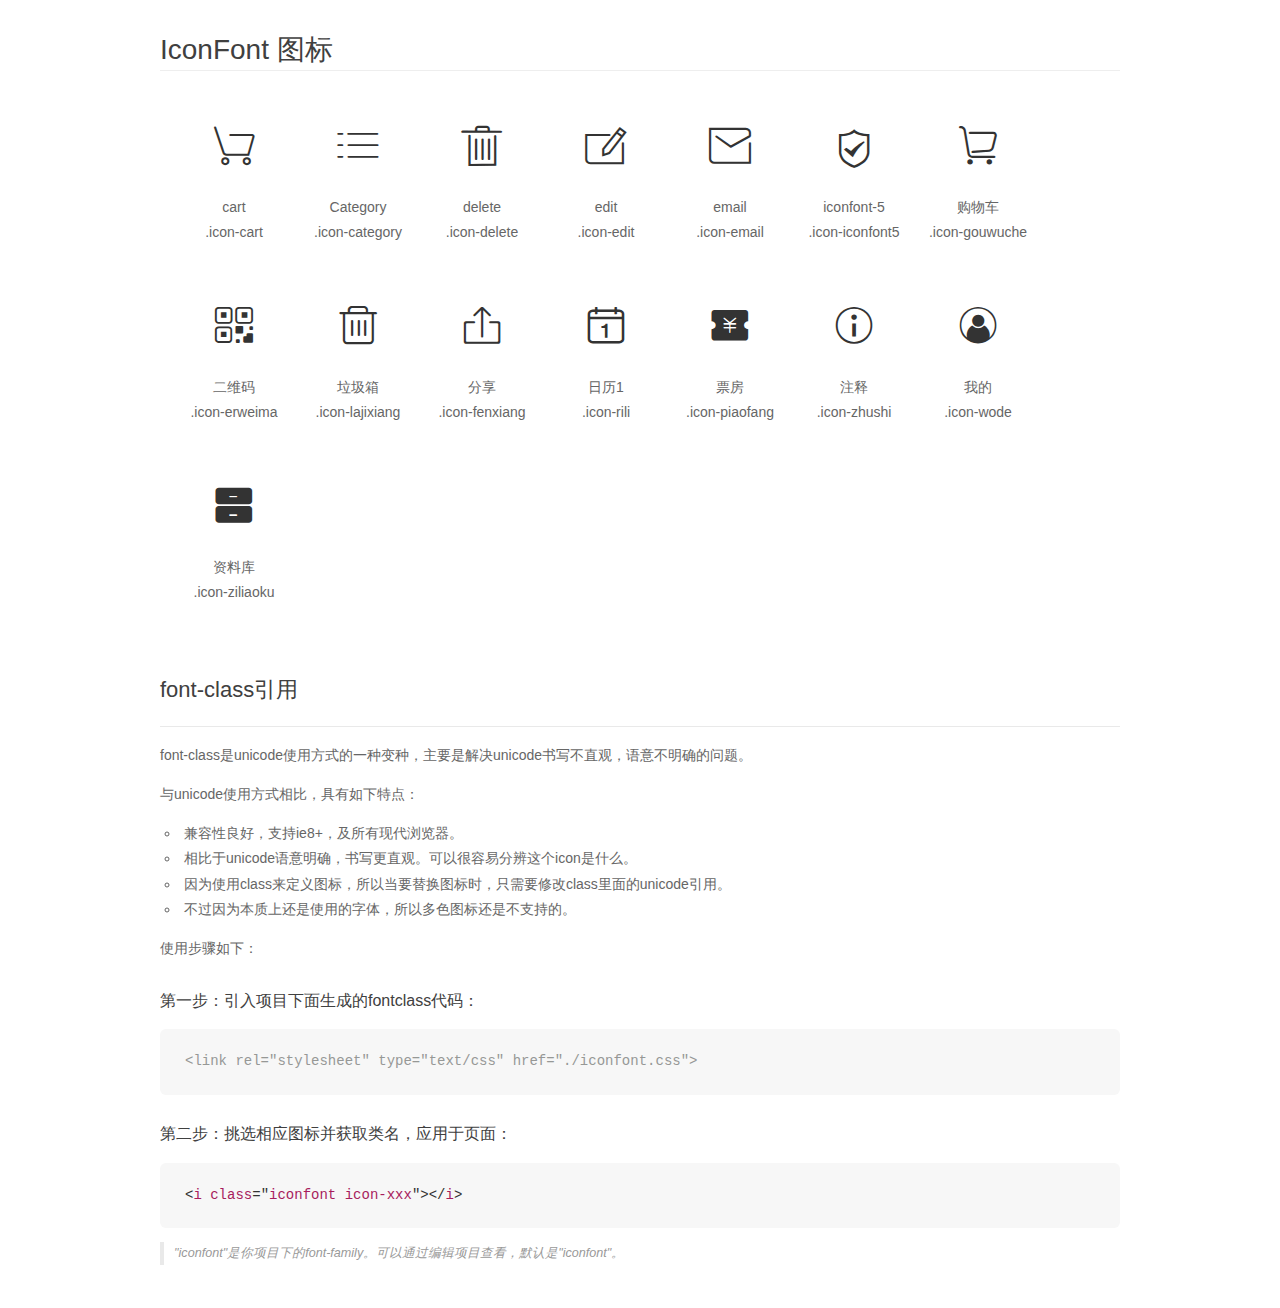
<file: gm/font/demo_fontclass.html>
<!DOCTYPE html>
<html>
<head>
    <meta charset="utf-8"/>
    <title>IconFont</title>
    <link rel="stylesheet" href="demo.css">
    <link rel="stylesheet" href="iconfont.css">
</head>
<body>
    <div class="main markdown">
        <h1>IconFont 图标</h1>
        <ul class="icon_lists clear">
            
                <li>
                <i class="icon iconfont icon-cart"></i>
                    <div class="name">cart</div>
                    <div class="fontclass">.icon-cart</div>
                </li>
            
                <li>
                <i class="icon iconfont icon-category"></i>
                    <div class="name">Category</div>
                    <div class="fontclass">.icon-category</div>
                </li>
            
                <li>
                <i class="icon iconfont icon-delete"></i>
                    <div class="name">delete</div>
                    <div class="fontclass">.icon-delete</div>
                </li>
            
                <li>
                <i class="icon iconfont icon-edit"></i>
                    <div class="name">edit</div>
                    <div class="fontclass">.icon-edit</div>
                </li>
            
                <li>
                <i class="icon iconfont icon-email"></i>
                    <div class="name">email</div>
                    <div class="fontclass">.icon-email</div>
                </li>
            
                <li>
                <i class="icon iconfont icon-iconfont5"></i>
                    <div class="name">iconfont-5</div>
                    <div class="fontclass">.icon-iconfont5</div>
                </li>
            
                <li>
                <i class="icon iconfont icon-gouwuche"></i>
                    <div class="name">购物车</div>
                    <div class="fontclass">.icon-gouwuche</div>
                </li>
            
                <li>
                <i class="icon iconfont icon-erweima"></i>
                    <div class="name">二维码</div>
                    <div class="fontclass">.icon-erweima</div>
                </li>
            
                <li>
                <i class="icon iconfont icon-lajixiang"></i>
                    <div class="name">垃圾箱</div>
                    <div class="fontclass">.icon-lajixiang</div>
                </li>
            
                <li>
                <i class="icon iconfont icon-fenxiang"></i>
                    <div class="name">分享</div>
                    <div class="fontclass">.icon-fenxiang</div>
                </li>
            
                <li>
                <i class="icon iconfont icon-rili"></i>
                    <div class="name">日历1</div>
                    <div class="fontclass">.icon-rili</div>
                </li>
            
                <li>
                <i class="icon iconfont icon-piaofang"></i>
                    <div class="name">票房</div>
                    <div class="fontclass">.icon-piaofang</div>
                </li>
            
                <li>
                <i class="icon iconfont icon-zhushi"></i>
                    <div class="name">注释</div>
                    <div class="fontclass">.icon-zhushi</div>
                </li>
            
                <li>
                <i class="icon iconfont icon-wode"></i>
                    <div class="name">我的</div>
                    <div class="fontclass">.icon-wode</div>
                </li>
            
                <li>
                <i class="icon iconfont icon-ziliaoku"></i>
                    <div class="name">资料库</div>
                    <div class="fontclass">.icon-ziliaoku</div>
                </li>
            
        </ul>

        <h2 id="font-class-">font-class引用</h2>
        <hr>

        <p>font-class是unicode使用方式的一种变种，主要是解决unicode书写不直观，语意不明确的问题。</p>
        <p>与unicode使用方式相比，具有如下特点：</p>
        <ul>
        <li>兼容性良好，支持ie8+，及所有现代浏览器。</li>
        <li>相比于unicode语意明确，书写更直观。可以很容易分辨这个icon是什么。</li>
        <li>因为使用class来定义图标，所以当要替换图标时，只需要修改class里面的unicode引用。</li>
        <li>不过因为本质上还是使用的字体，所以多色图标还是不支持的。</li>
        </ul>
        <p>使用步骤如下：</p>
        <h3 id="-fontclass-">第一步：引入项目下面生成的fontclass代码：</h3>

        <pre><code class="lang-js hljs javascript"><span class="hljs-comment">&lt;link rel="stylesheet" type="text/css" href="./iconfont.css"&gt;</span></code></pre>
        <h3 id="-">第二步：挑选相应图标并获取类名，应用于页面：</h3>
        <pre><code class="lang-css hljs">&lt;<span class="hljs-selector-tag">i</span> <span class="hljs-selector-tag">class</span>="<span class="hljs-selector-tag">iconfont</span> <span class="hljs-selector-tag">icon-xxx</span>"&gt;&lt;/<span class="hljs-selector-tag">i</span>&gt;</code></pre>
        <blockquote>
        <p>"iconfont"是你项目下的font-family。可以通过编辑项目查看，默认是"iconfont"。</p>
        </blockquote>
    </div>
</body>
</html>
</file>
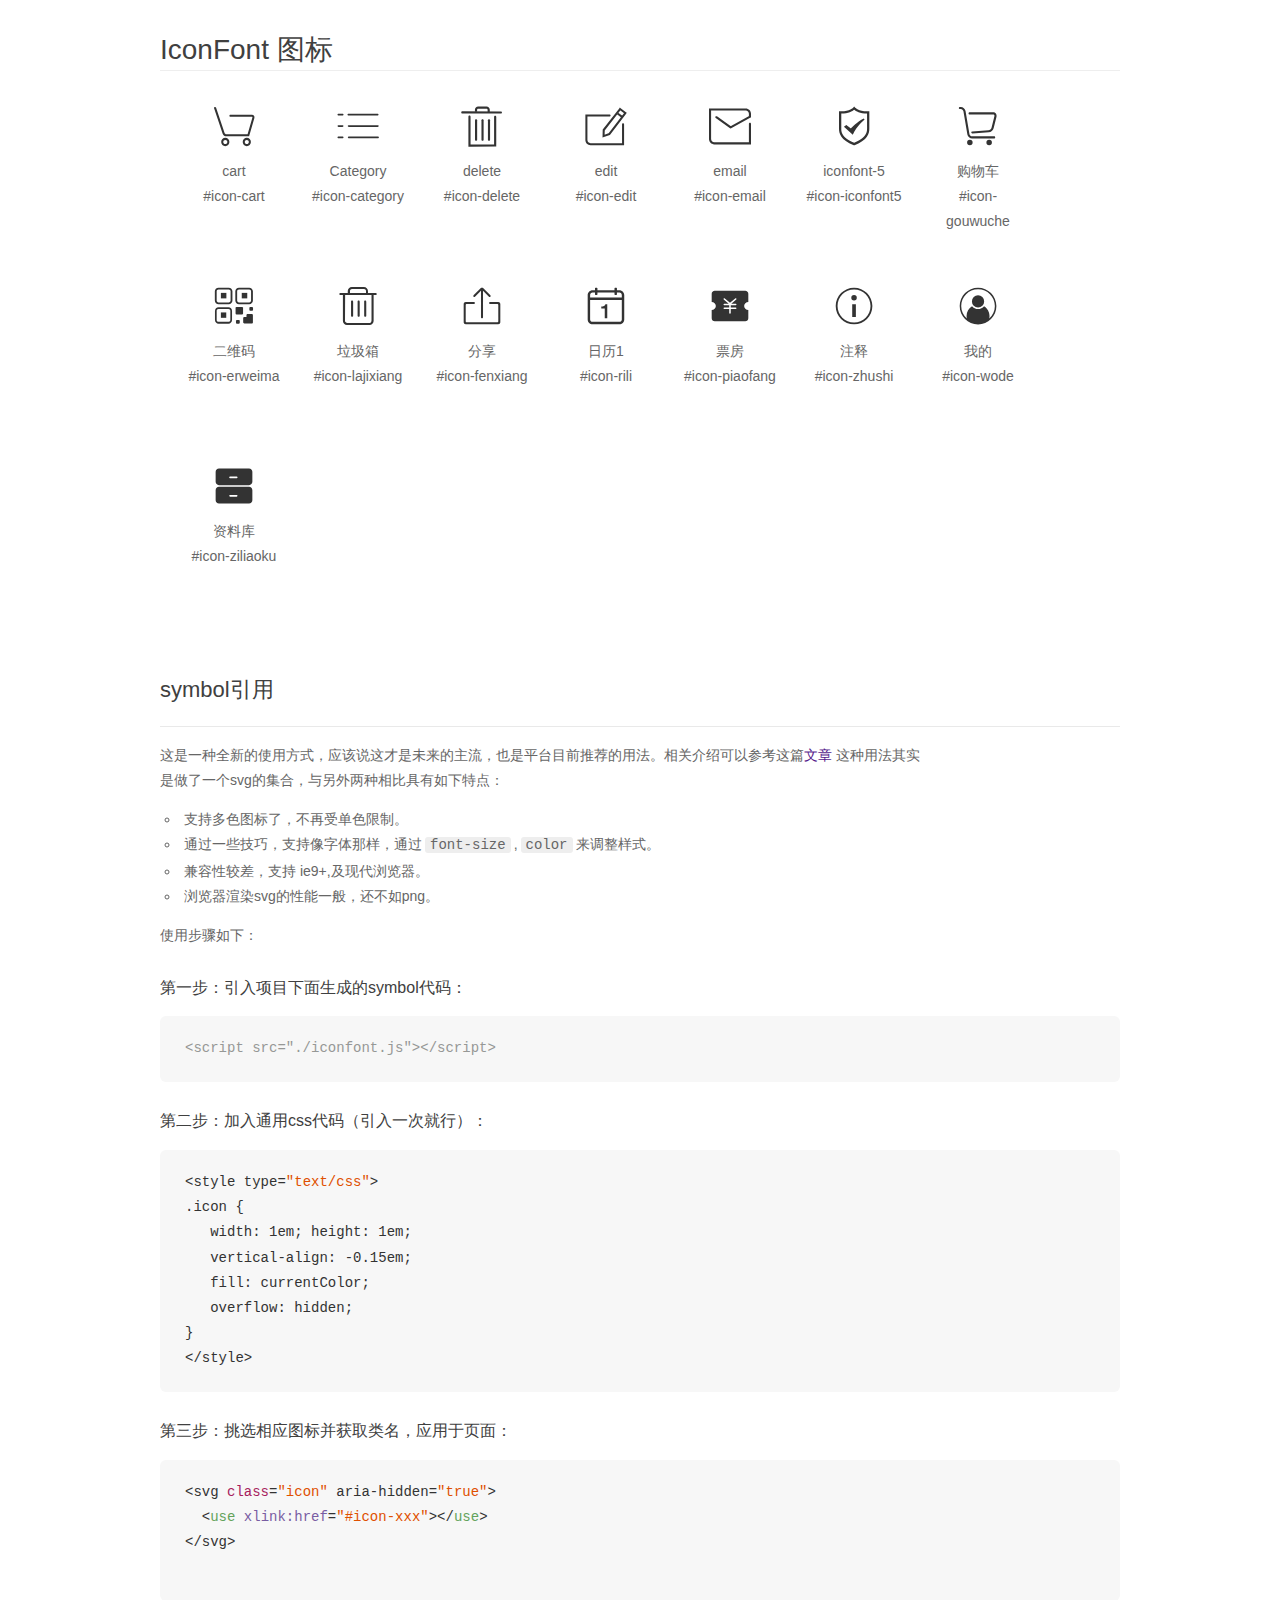
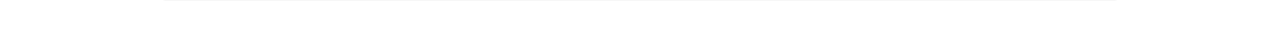
<file: gm/font/demo_symbol.html>
<!DOCTYPE html>
<html>
<head>
    <meta charset="utf-8"/>
    <title>IconFont</title>
    <link rel="stylesheet" href="demo.css">
    <script src="iconfont.js"></script>

    <style type="text/css">
        .icon {
          /* 通过设置 font-size 来改变图标大小 */
          width: 1em; height: 1em;
          /* 图标和文字相邻时，垂直对齐 */
          vertical-align: -0.15em;
          /* 通过设置 color 来改变 SVG 的颜色/fill */
          fill: currentColor;
          /* path 和 stroke 溢出 viewBox 部分在 IE 下会显示
             normalize.css 中也包含这行 */
          overflow: hidden;
        }

    </style>
</head>
<body>
    <div class="main markdown">
        <h1>IconFont 图标</h1>
        <ul class="icon_lists clear">
            
                <li>
                    <svg class="icon" aria-hidden="true">
                        <use xlink:href="#icon-cart"></use>
                    </svg>
                    <div class="name">cart</div>
                    <div class="fontclass">#icon-cart</div>
                </li>
            
                <li>
                    <svg class="icon" aria-hidden="true">
                        <use xlink:href="#icon-category"></use>
                    </svg>
                    <div class="name">Category</div>
                    <div class="fontclass">#icon-category</div>
                </li>
            
                <li>
                    <svg class="icon" aria-hidden="true">
                        <use xlink:href="#icon-delete"></use>
                    </svg>
                    <div class="name">delete</div>
                    <div class="fontclass">#icon-delete</div>
                </li>
            
                <li>
                    <svg class="icon" aria-hidden="true">
                        <use xlink:href="#icon-edit"></use>
                    </svg>
                    <div class="name">edit</div>
                    <div class="fontclass">#icon-edit</div>
                </li>
            
                <li>
                    <svg class="icon" aria-hidden="true">
                        <use xlink:href="#icon-email"></use>
                    </svg>
                    <div class="name">email</div>
                    <div class="fontclass">#icon-email</div>
                </li>
            
                <li>
                    <svg class="icon" aria-hidden="true">
                        <use xlink:href="#icon-iconfont5"></use>
                    </svg>
                    <div class="name">iconfont-5</div>
                    <div class="fontclass">#icon-iconfont5</div>
                </li>
            
                <li>
                    <svg class="icon" aria-hidden="true">
                        <use xlink:href="#icon-gouwuche"></use>
                    </svg>
                    <div class="name">购物车</div>
                    <div class="fontclass">#icon-gouwuche</div>
                </li>
            
                <li>
                    <svg class="icon" aria-hidden="true">
                        <use xlink:href="#icon-erweima"></use>
                    </svg>
                    <div class="name">二维码</div>
                    <div class="fontclass">#icon-erweima</div>
                </li>
            
                <li>
                    <svg class="icon" aria-hidden="true">
                        <use xlink:href="#icon-lajixiang"></use>
                    </svg>
                    <div class="name">垃圾箱</div>
                    <div class="fontclass">#icon-lajixiang</div>
                </li>
            
                <li>
                    <svg class="icon" aria-hidden="true">
                        <use xlink:href="#icon-fenxiang"></use>
                    </svg>
                    <div class="name">分享</div>
                    <div class="fontclass">#icon-fenxiang</div>
                </li>
            
                <li>
                    <svg class="icon" aria-hidden="true">
                        <use xlink:href="#icon-rili"></use>
                    </svg>
                    <div class="name">日历1</div>
                    <div class="fontclass">#icon-rili</div>
                </li>
            
                <li>
                    <svg class="icon" aria-hidden="true">
                        <use xlink:href="#icon-piaofang"></use>
                    </svg>
                    <div class="name">票房</div>
                    <div class="fontclass">#icon-piaofang</div>
                </li>
            
                <li>
                    <svg class="icon" aria-hidden="true">
                        <use xlink:href="#icon-zhushi"></use>
                    </svg>
                    <div class="name">注释</div>
                    <div class="fontclass">#icon-zhushi</div>
                </li>
            
                <li>
                    <svg class="icon" aria-hidden="true">
                        <use xlink:href="#icon-wode"></use>
                    </svg>
                    <div class="name">我的</div>
                    <div class="fontclass">#icon-wode</div>
                </li>
            
                <li>
                    <svg class="icon" aria-hidden="true">
                        <use xlink:href="#icon-ziliaoku"></use>
                    </svg>
                    <div class="name">资料库</div>
                    <div class="fontclass">#icon-ziliaoku</div>
                </li>
            
        </ul>


        <h2 id="symbol-">symbol引用</h2>
        <hr>

        <p>这是一种全新的使用方式，应该说这才是未来的主流，也是平台目前推荐的用法。相关介绍可以参考这篇<a href="">文章</a>
        这种用法其实是做了一个svg的集合，与另外两种相比具有如下特点：</p>
        <ul>
          <li>支持多色图标了，不再受单色限制。</li>
          <li>通过一些技巧，支持像字体那样，通过<code>font-size</code>,<code>color</code>来调整样式。</li>
          <li>兼容性较差，支持 ie9+,及现代浏览器。</li>
          <li>浏览器渲染svg的性能一般，还不如png。</li>
        </ul>
        <p>使用步骤如下：</p>
        <h3 id="-symbol-">第一步：引入项目下面生成的symbol代码：</h3>
        <pre><code class="lang-js hljs javascript"><span class="hljs-comment">&lt;script src="./iconfont.js"&gt;&lt;/script&gt;</span></code></pre>
        <h3 id="-css-">第二步：加入通用css代码（引入一次就行）：</h3>
        <pre><code class="lang-js hljs javascript">&lt;style type=<span class="hljs-string">"text/css"</span>&gt;
.icon {
   width: <span class="hljs-number">1</span>em; height: <span class="hljs-number">1</span>em;
   vertical-align: <span class="hljs-number">-0.15</span>em;
   fill: currentColor;
   overflow: hidden;
}
&lt;<span class="hljs-regexp">/style&gt;</span></code></pre>
        <h3 id="-">第三步：挑选相应图标并获取类名，应用于页面：</h3>
        <pre><code class="lang-js hljs javascript">&lt;svg <span class="hljs-class"><span class="hljs-keyword">class</span></span>=<span class="hljs-string">"icon"</span> aria-hidden=<span class="hljs-string">"true"</span>&gt;<span class="xml"><span class="hljs-tag">
  &lt;<span class="hljs-name">use</span> <span class="hljs-attr">xlink:href</span>=<span class="hljs-string">"#icon-xxx"</span>&gt;</span><span class="hljs-tag">&lt;/<span class="hljs-name">use</span>&gt;</span>
</span>&lt;<span class="hljs-regexp">/svg&gt;
        </span></code></pre>
    </div>
</body>
</html>
</file>
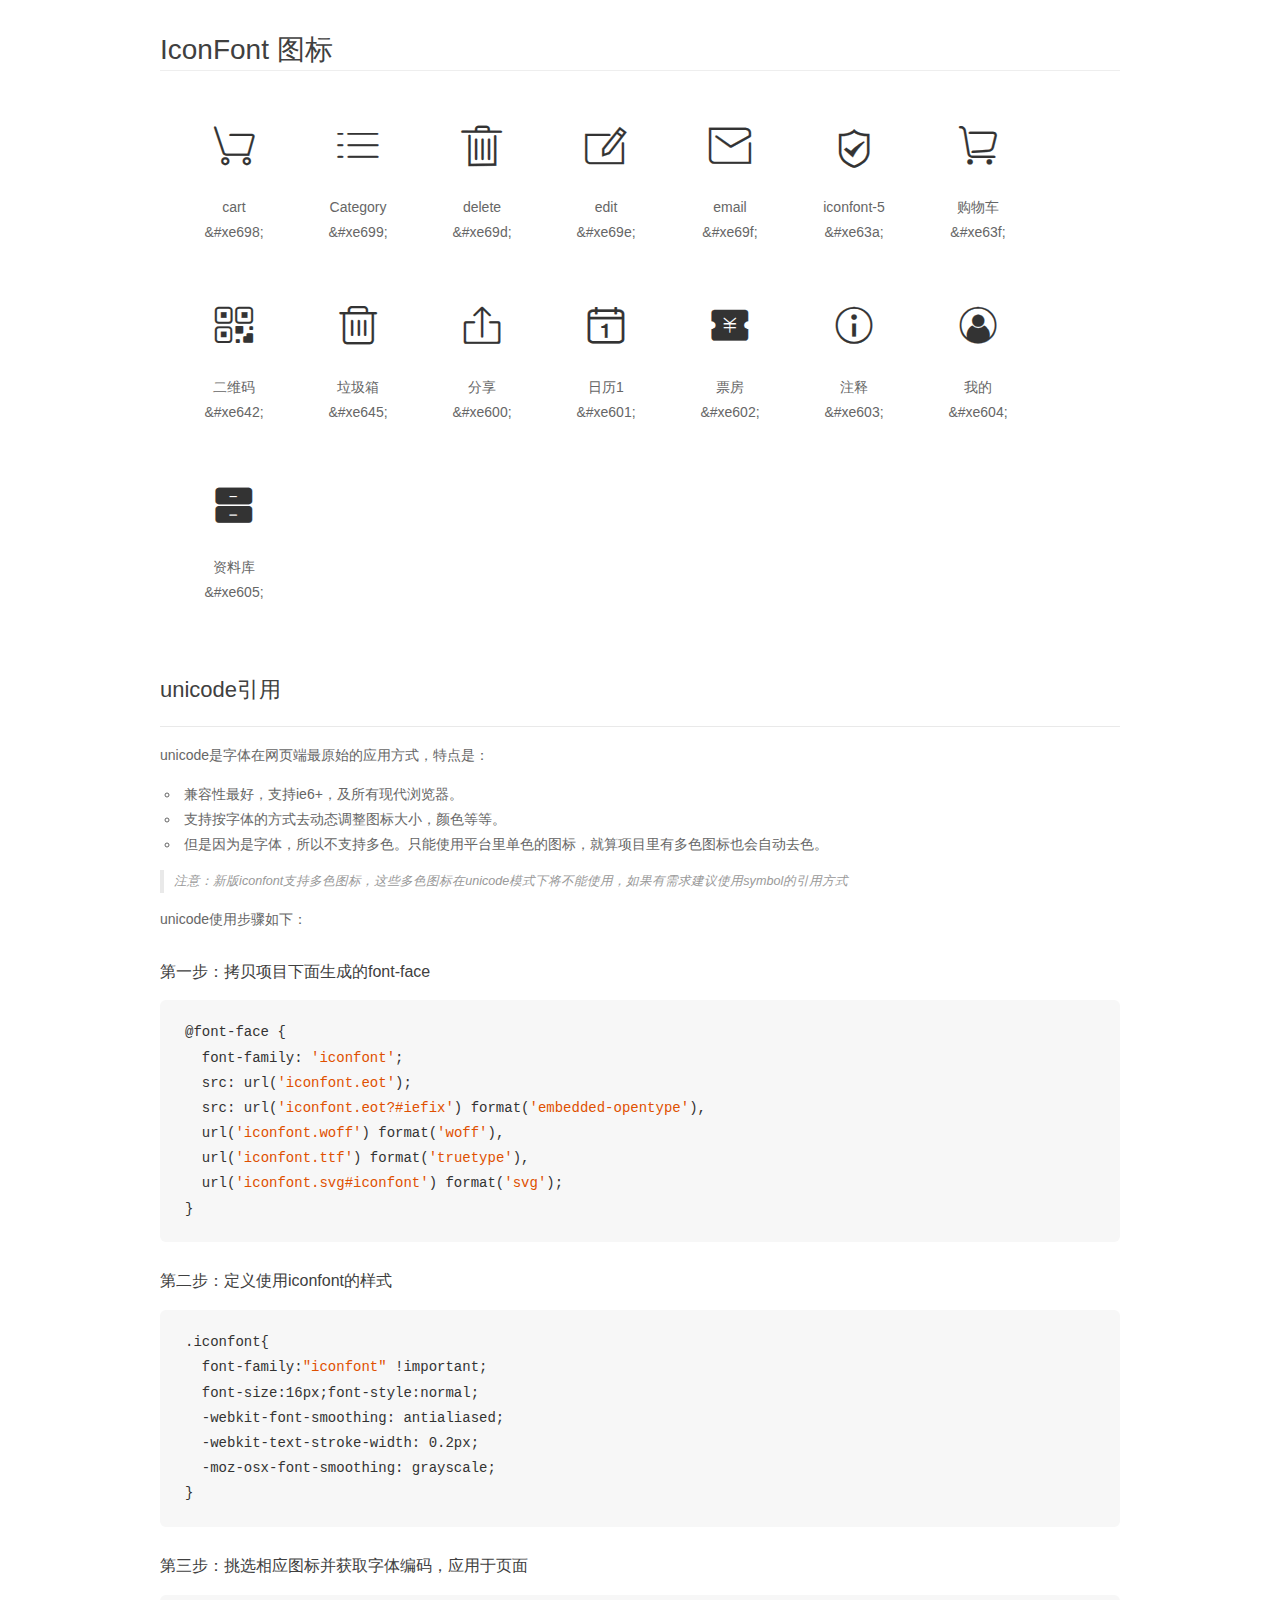
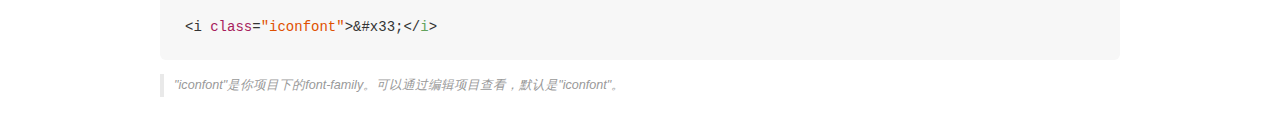
<file: gm/font/demo_unicode.html>
<!DOCTYPE html>
<html>
<head>
    <meta charset="utf-8"/>
    <title>IconFont</title>
    <link rel="stylesheet" href="demo.css">

    <style type="text/css">

        @font-face {font-family: "iconfont";
          src: url('iconfont.eot'); /* IE9*/
          src: url('iconfont.eot#iefix') format('embedded-opentype'), /* IE6-IE8 */
          url('iconfont.woff') format('woff'), /* chrome, firefox */
          url('iconfont.ttf') format('truetype'), /* chrome, firefox, opera, Safari, Android, iOS 4.2+*/
          url('iconfont.svg#iconfont') format('svg'); /* iOS 4.1- */
        }

        .iconfont {
          font-family:"iconfont" !important;
          font-size:16px;
          font-style:normal;
          -webkit-font-smoothing: antialiased;
          -webkit-text-stroke-width: 0.2px;
          -moz-osx-font-smoothing: grayscale;
        }

    </style>
</head>
<body>
    <div class="main markdown">
        <h1>IconFont 图标</h1>
        <ul class="icon_lists clear">
            
                <li>
                <i class="icon iconfont">&#xe698;</i>
                    <div class="name">cart</div>
                    <div class="code">&amp;#xe698;</div>
                </li>
            
                <li>
                <i class="icon iconfont">&#xe699;</i>
                    <div class="name">Category</div>
                    <div class="code">&amp;#xe699;</div>
                </li>
            
                <li>
                <i class="icon iconfont">&#xe69d;</i>
                    <div class="name">delete</div>
                    <div class="code">&amp;#xe69d;</div>
                </li>
            
                <li>
                <i class="icon iconfont">&#xe69e;</i>
                    <div class="name">edit</div>
                    <div class="code">&amp;#xe69e;</div>
                </li>
            
                <li>
                <i class="icon iconfont">&#xe69f;</i>
                    <div class="name">email</div>
                    <div class="code">&amp;#xe69f;</div>
                </li>
            
                <li>
                <i class="icon iconfont">&#xe63a;</i>
                    <div class="name">iconfont-5</div>
                    <div class="code">&amp;#xe63a;</div>
                </li>
            
                <li>
                <i class="icon iconfont">&#xe63f;</i>
                    <div class="name">购物车</div>
                    <div class="code">&amp;#xe63f;</div>
                </li>
            
                <li>
                <i class="icon iconfont">&#xe642;</i>
                    <div class="name">二维码</div>
                    <div class="code">&amp;#xe642;</div>
                </li>
            
                <li>
                <i class="icon iconfont">&#xe645;</i>
                    <div class="name">垃圾箱</div>
                    <div class="code">&amp;#xe645;</div>
                </li>
            
                <li>
                <i class="icon iconfont">&#xe600;</i>
                    <div class="name">分享</div>
                    <div class="code">&amp;#xe600;</div>
                </li>
            
                <li>
                <i class="icon iconfont">&#xe601;</i>
                    <div class="name">日历1</div>
                    <div class="code">&amp;#xe601;</div>
                </li>
            
                <li>
                <i class="icon iconfont">&#xe602;</i>
                    <div class="name">票房</div>
                    <div class="code">&amp;#xe602;</div>
                </li>
            
                <li>
                <i class="icon iconfont">&#xe603;</i>
                    <div class="name">注释</div>
                    <div class="code">&amp;#xe603;</div>
                </li>
            
                <li>
                <i class="icon iconfont">&#xe604;</i>
                    <div class="name">我的</div>
                    <div class="code">&amp;#xe604;</div>
                </li>
            
                <li>
                <i class="icon iconfont">&#xe605;</i>
                    <div class="name">资料库</div>
                    <div class="code">&amp;#xe605;</div>
                </li>
            
        </ul>
        <h2 id="unicode-">unicode引用</h2>
        <hr>

        <p>unicode是字体在网页端最原始的应用方式，特点是：</p>
        <ul>
        <li>兼容性最好，支持ie6+，及所有现代浏览器。</li>
        <li>支持按字体的方式去动态调整图标大小，颜色等等。</li>
        <li>但是因为是字体，所以不支持多色。只能使用平台里单色的图标，就算项目里有多色图标也会自动去色。</li>
        </ul>
        <blockquote>
        <p>注意：新版iconfont支持多色图标，这些多色图标在unicode模式下将不能使用，如果有需求建议使用symbol的引用方式</p>
        </blockquote>
        <p>unicode使用步骤如下：</p>
        <h3 id="-font-face">第一步：拷贝项目下面生成的font-face</h3>
        <pre><code class="lang-js hljs javascript">@font-face {
  font-family: <span class="hljs-string">'iconfont'</span>;
  src: url(<span class="hljs-string">'iconfont.eot'</span>);
  src: url(<span class="hljs-string">'iconfont.eot?#iefix'</span>) format(<span class="hljs-string">'embedded-opentype'</span>),
  url(<span class="hljs-string">'iconfont.woff'</span>) format(<span class="hljs-string">'woff'</span>),
  url(<span class="hljs-string">'iconfont.ttf'</span>) format(<span class="hljs-string">'truetype'</span>),
  url(<span class="hljs-string">'iconfont.svg#iconfont'</span>) format(<span class="hljs-string">'svg'</span>);
}
</code></pre>
        <h3 id="-iconfont-">第二步：定义使用iconfont的样式</h3>
        <pre><code class="lang-js hljs javascript">.iconfont{
  font-family:<span class="hljs-string">"iconfont"</span> !important;
  font-size:<span class="hljs-number">16</span>px;font-style:normal;
  -webkit-font-smoothing: antialiased;
  -webkit-text-stroke-width: <span class="hljs-number">0.2</span>px;
  -moz-osx-font-smoothing: grayscale;
}
</code></pre>
        <h3 id="-">第三步：挑选相应图标并获取字体编码，应用于页面</h3>
        <pre><code class="lang-js hljs javascript">&lt;i <span class="hljs-class"><span class="hljs-keyword">class</span></span>=<span class="hljs-string">"iconfont"</span>&gt;&amp;#x33;<span class="xml"><span class="hljs-tag">&lt;/<span class="hljs-name">i</span>&gt;</span></span></code></pre>

        <blockquote>
        <p>"iconfont"是你项目下的font-family。可以通过编辑项目查看，默认是"iconfont"。</p>
        </blockquote>
    </div>


</body>
</html>
</file>
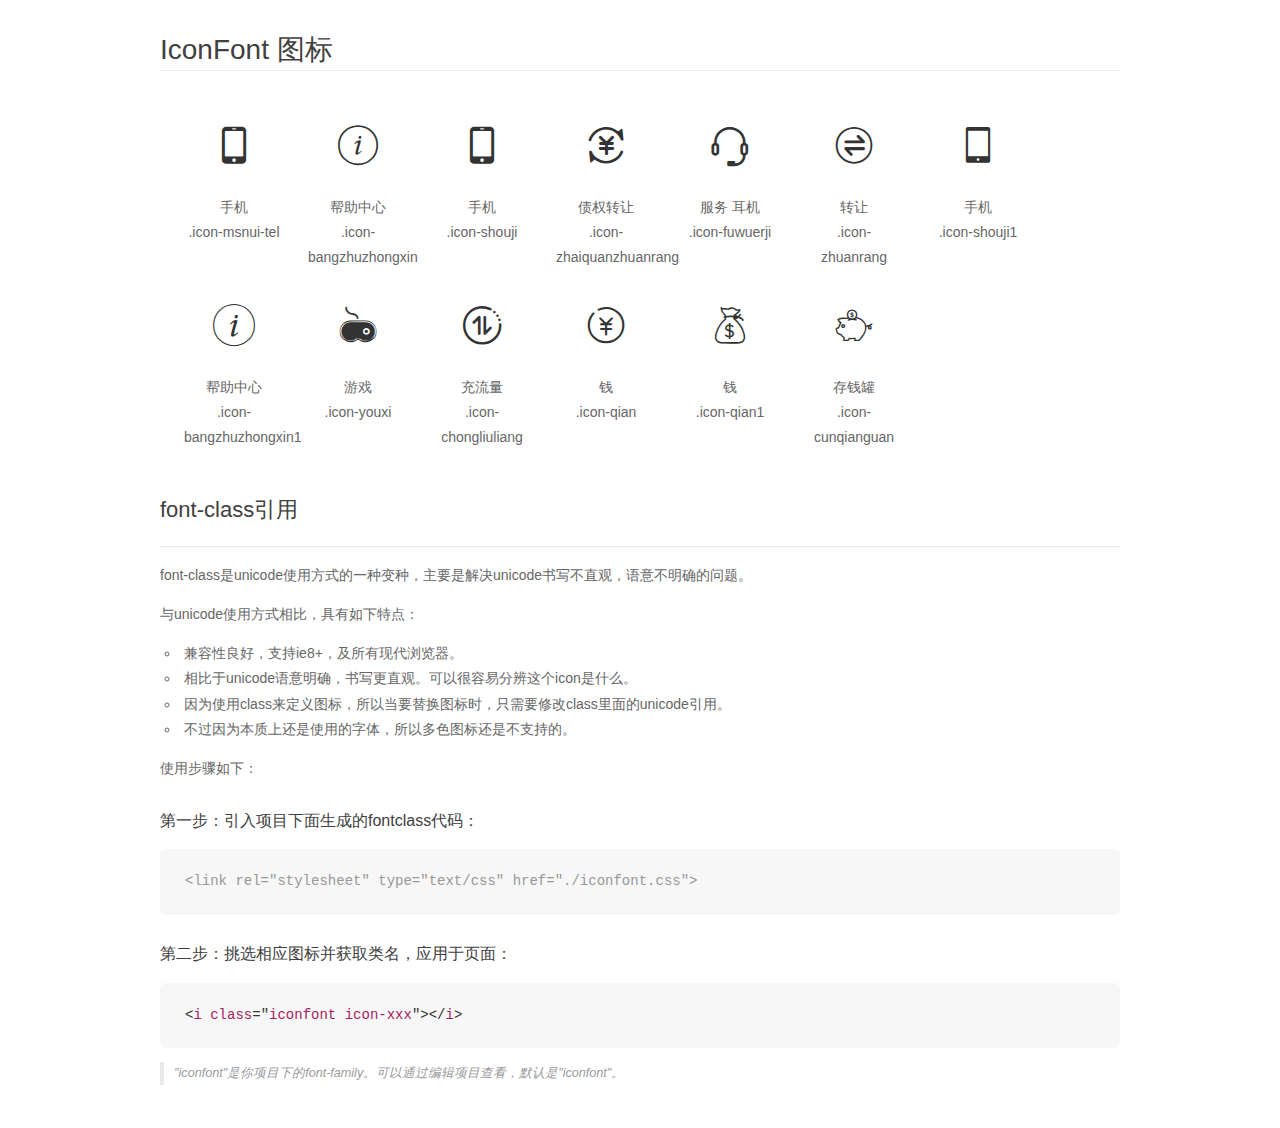
<file: gm/font1/demo_fontclass.html>
<!DOCTYPE html>
<html>
<head>
    <meta charset="utf-8"/>
    <title>IconFont</title>
    <link rel="stylesheet" href="demo.css">
    <link rel="stylesheet" href="iconfont.css">
</head>
<body>
    <div class="main markdown">
        <h1>IconFont 图标</h1>
        <ul class="icon_lists clear">
            
                <li>
                <i class="icon iconfont icon-msnui-tel"></i>
                    <div class="name">手机</div>
                    <div class="fontclass">.icon-msnui-tel</div>
                </li>
            
                <li>
                <i class="icon iconfont icon-bangzhuzhongxin"></i>
                    <div class="name">帮助中心</div>
                    <div class="fontclass">.icon-bangzhuzhongxin</div>
                </li>
            
                <li>
                <i class="icon iconfont icon-shouji"></i>
                    <div class="name">手机</div>
                    <div class="fontclass">.icon-shouji</div>
                </li>
            
                <li>
                <i class="icon iconfont icon-zhaiquanzhuanrang"></i>
                    <div class="name">债权转让</div>
                    <div class="fontclass">.icon-zhaiquanzhuanrang</div>
                </li>
            
                <li>
                <i class="icon iconfont icon-fuwuerji"></i>
                    <div class="name">服务 耳机</div>
                    <div class="fontclass">.icon-fuwuerji</div>
                </li>
            
                <li>
                <i class="icon iconfont icon-zhuanrang"></i>
                    <div class="name">转让</div>
                    <div class="fontclass">.icon-zhuanrang</div>
                </li>
            
                <li>
                <i class="icon iconfont icon-shouji1"></i>
                    <div class="name">手机</div>
                    <div class="fontclass">.icon-shouji1</div>
                </li>
            
                <li>
                <i class="icon iconfont icon-bangzhuzhongxin1"></i>
                    <div class="name">帮助中心</div>
                    <div class="fontclass">.icon-bangzhuzhongxin1</div>
                </li>
            
                <li>
                <i class="icon iconfont icon-youxi"></i>
                    <div class="name">游戏</div>
                    <div class="fontclass">.icon-youxi</div>
                </li>
            
                <li>
                <i class="icon iconfont icon-chongliuliang"></i>
                    <div class="name">充流量</div>
                    <div class="fontclass">.icon-chongliuliang</div>
                </li>
            
                <li>
                <i class="icon iconfont icon-qian"></i>
                    <div class="name">钱</div>
                    <div class="fontclass">.icon-qian</div>
                </li>
            
                <li>
                <i class="icon iconfont icon-qian1"></i>
                    <div class="name">钱</div>
                    <div class="fontclass">.icon-qian1</div>
                </li>
            
                <li>
                <i class="icon iconfont icon-cunqianguan"></i>
                    <div class="name">存钱罐</div>
                    <div class="fontclass">.icon-cunqianguan</div>
                </li>
            
        </ul>

        <h2 id="font-class-">font-class引用</h2>
        <hr>

        <p>font-class是unicode使用方式的一种变种，主要是解决unicode书写不直观，语意不明确的问题。</p>
        <p>与unicode使用方式相比，具有如下特点：</p>
        <ul>
        <li>兼容性良好，支持ie8+，及所有现代浏览器。</li>
        <li>相比于unicode语意明确，书写更直观。可以很容易分辨这个icon是什么。</li>
        <li>因为使用class来定义图标，所以当要替换图标时，只需要修改class里面的unicode引用。</li>
        <li>不过因为本质上还是使用的字体，所以多色图标还是不支持的。</li>
        </ul>
        <p>使用步骤如下：</p>
        <h3 id="-fontclass-">第一步：引入项目下面生成的fontclass代码：</h3>


        <pre><code class="lang-js hljs javascript"><span class="hljs-comment">&lt;link rel="stylesheet" type="text/css" href="./iconfont.css"&gt;</span></code></pre>
        <h3 id="-">第二步：挑选相应图标并获取类名，应用于页面：</h3>
        <pre><code class="lang-css hljs">&lt;<span class="hljs-selector-tag">i</span> <span class="hljs-selector-tag">class</span>="<span class="hljs-selector-tag">iconfont</span> <span class="hljs-selector-tag">icon-xxx</span>"&gt;&lt;/<span class="hljs-selector-tag">i</span>&gt;</code></pre>
        <blockquote>
        <p>"iconfont"是你项目下的font-family。可以通过编辑项目查看，默认是"iconfont"。</p>
        </blockquote>
    </div>
</body>
</html>
</file>
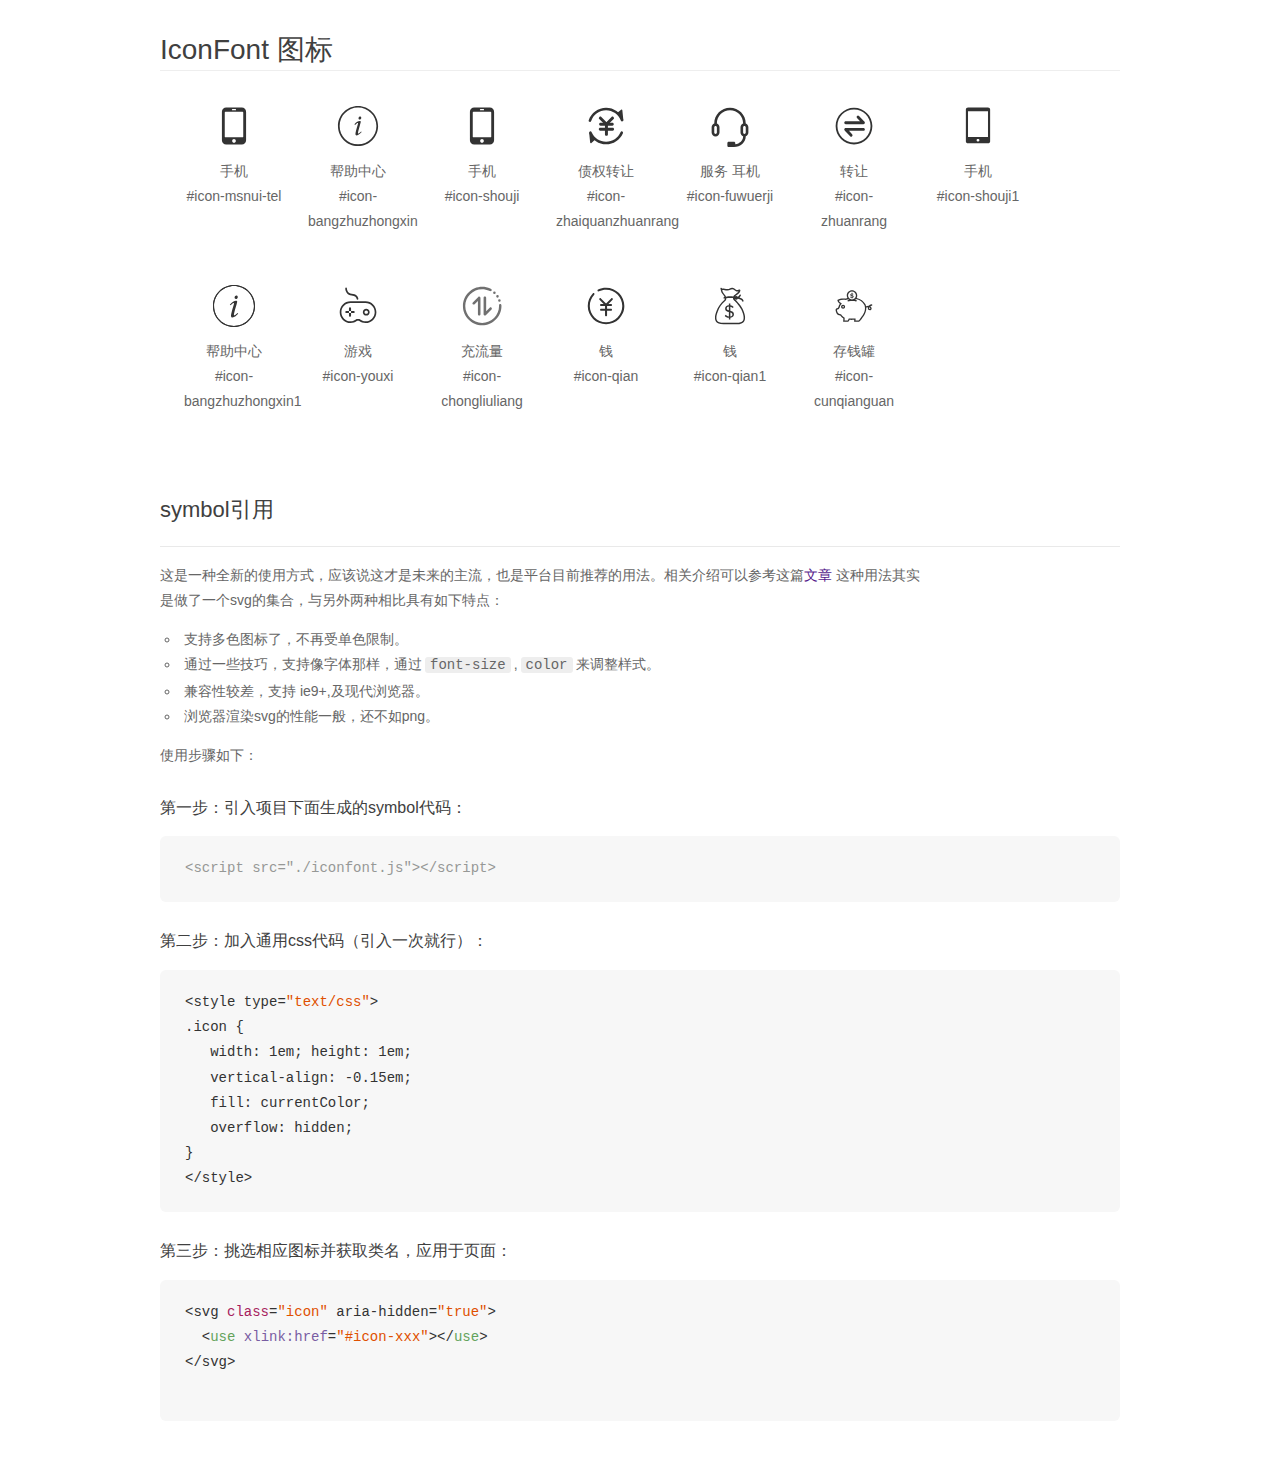
<file: gm/font1/demo_symbol.html>
<!DOCTYPE html>
<html>
<head>
    <meta charset="utf-8"/>
    <title>IconFont</title>
    <link rel="stylesheet" href="demo.css">
    <script src="iconfont.js"></script>

    <style type="text/css">
        .icon {
          /* 通过设置 font-size 来改变图标大小 */
          width: 1em; height: 1em;
          /* 图标和文字相邻时，垂直对齐 */
          vertical-align: -0.15em;
          /* 通过设置 color 来改变 SVG 的颜色/fill */
          fill: currentColor;
          /* path 和 stroke 溢出 viewBox 部分在 IE 下会显示
             normalize.css 中也包含这行 */
          overflow: hidden;
        }

    </style>
</head>
<body>
    <div class="main markdown">
        <h1>IconFont 图标</h1>
        <ul class="icon_lists clear">
            
                <li>
                    <svg class="icon" aria-hidden="true">
                        <use xlink:href="#icon-msnui-tel"></use>
                    </svg>
                    <div class="name">手机</div>
                    <div class="fontclass">#icon-msnui-tel</div>
                </li>
            
                <li>
                    <svg class="icon" aria-hidden="true">
                        <use xlink:href="#icon-bangzhuzhongxin"></use>
                    </svg>
                    <div class="name">帮助中心</div>
                    <div class="fontclass">#icon-bangzhuzhongxin</div>
                </li>
            
                <li>
                    <svg class="icon" aria-hidden="true">
                        <use xlink:href="#icon-shouji"></use>
                    </svg>
                    <div class="name">手机</div>
                    <div class="fontclass">#icon-shouji</div>
                </li>
            
                <li>
                    <svg class="icon" aria-hidden="true">
                        <use xlink:href="#icon-zhaiquanzhuanrang"></use>
                    </svg>
                    <div class="name">债权转让</div>
                    <div class="fontclass">#icon-zhaiquanzhuanrang</div>
                </li>
            
                <li>
                    <svg class="icon" aria-hidden="true">
                        <use xlink:href="#icon-fuwuerji"></use>
                    </svg>
                    <div class="name">服务 耳机</div>
                    <div class="fontclass">#icon-fuwuerji</div>
                </li>
            
                <li>
                    <svg class="icon" aria-hidden="true">
                        <use xlink:href="#icon-zhuanrang"></use>
                    </svg>
                    <div class="name">转让</div>
                    <div class="fontclass">#icon-zhuanrang</div>
                </li>
            
                <li>
                    <svg class="icon" aria-hidden="true">
                        <use xlink:href="#icon-shouji1"></use>
                    </svg>
                    <div class="name">手机</div>
                    <div class="fontclass">#icon-shouji1</div>
                </li>
            
                <li>
                    <svg class="icon" aria-hidden="true">
                        <use xlink:href="#icon-bangzhuzhongxin1"></use>
                    </svg>
                    <div class="name">帮助中心</div>
                    <div class="fontclass">#icon-bangzhuzhongxin1</div>
                </li>
            
                <li>
                    <svg class="icon" aria-hidden="true">
                        <use xlink:href="#icon-youxi"></use>
                    </svg>
                    <div class="name">游戏</div>
                    <div class="fontclass">#icon-youxi</div>
                </li>
            
                <li>
                    <svg class="icon" aria-hidden="true">
                        <use xlink:href="#icon-chongliuliang"></use>
                    </svg>
                    <div class="name">充流量</div>
                    <div class="fontclass">#icon-chongliuliang</div>
                </li>
            
                <li>
                    <svg class="icon" aria-hidden="true">
                        <use xlink:href="#icon-qian"></use>
                    </svg>
                    <div class="name">钱</div>
                    <div class="fontclass">#icon-qian</div>
                </li>
            
                <li>
                    <svg class="icon" aria-hidden="true">
                        <use xlink:href="#icon-qian1"></use>
                    </svg>
                    <div class="name">钱</div>
                    <div class="fontclass">#icon-qian1</div>
                </li>
            
                <li>
                    <svg class="icon" aria-hidden="true">
                        <use xlink:href="#icon-cunqianguan"></use>
                    </svg>
                    <div class="name">存钱罐</div>
                    <div class="fontclass">#icon-cunqianguan</div>
                </li>
            
        </ul>


        <h2 id="symbol-">symbol引用</h2>
        <hr>

        <p>这是一种全新的使用方式，应该说这才是未来的主流，也是平台目前推荐的用法。相关介绍可以参考这篇<a href="">文章</a>
        这种用法其实是做了一个svg的集合，与另外两种相比具有如下特点：</p>
        <ul>
          <li>支持多色图标了，不再受单色限制。</li>
          <li>通过一些技巧，支持像字体那样，通过<code>font-size</code>,<code>color</code>来调整样式。</li>
          <li>兼容性较差，支持 ie9+,及现代浏览器。</li>
          <li>浏览器渲染svg的性能一般，还不如png。</li>
        </ul>
        <p>使用步骤如下：</p>
        <h3 id="-symbol-">第一步：引入项目下面生成的symbol代码：</h3>
        <pre><code class="lang-js hljs javascript"><span class="hljs-comment">&lt;script src="./iconfont.js"&gt;&lt;/script&gt;</span></code></pre>
        <h3 id="-css-">第二步：加入通用css代码（引入一次就行）：</h3>
        <pre><code class="lang-js hljs javascript">&lt;style type=<span class="hljs-string">"text/css"</span>&gt;
.icon {
   width: <span class="hljs-number">1</span>em; height: <span class="hljs-number">1</span>em;
   vertical-align: <span class="hljs-number">-0.15</span>em;
   fill: currentColor;
   overflow: hidden;
}
&lt;<span class="hljs-regexp">/style&gt;</span></code></pre>
        <h3 id="-">第三步：挑选相应图标并获取类名，应用于页面：</h3>
        <pre><code class="lang-js hljs javascript">&lt;svg <span class="hljs-class"><span class="hljs-keyword">class</span></span>=<span class="hljs-string">"icon"</span> aria-hidden=<span class="hljs-string">"true"</span>&gt;<span class="xml"><span class="hljs-tag">
  &lt;<span class="hljs-name">use</span> <span class="hljs-attr">xlink:href</span>=<span class="hljs-string">"#icon-xxx"</span>&gt;</span><span class="hljs-tag">&lt;/<span class="hljs-name">use</span>&gt;</span>
</span>&lt;<span class="hljs-regexp">/svg&gt;
        </span></code></pre>
    </div>
</body>
</html>
</file>
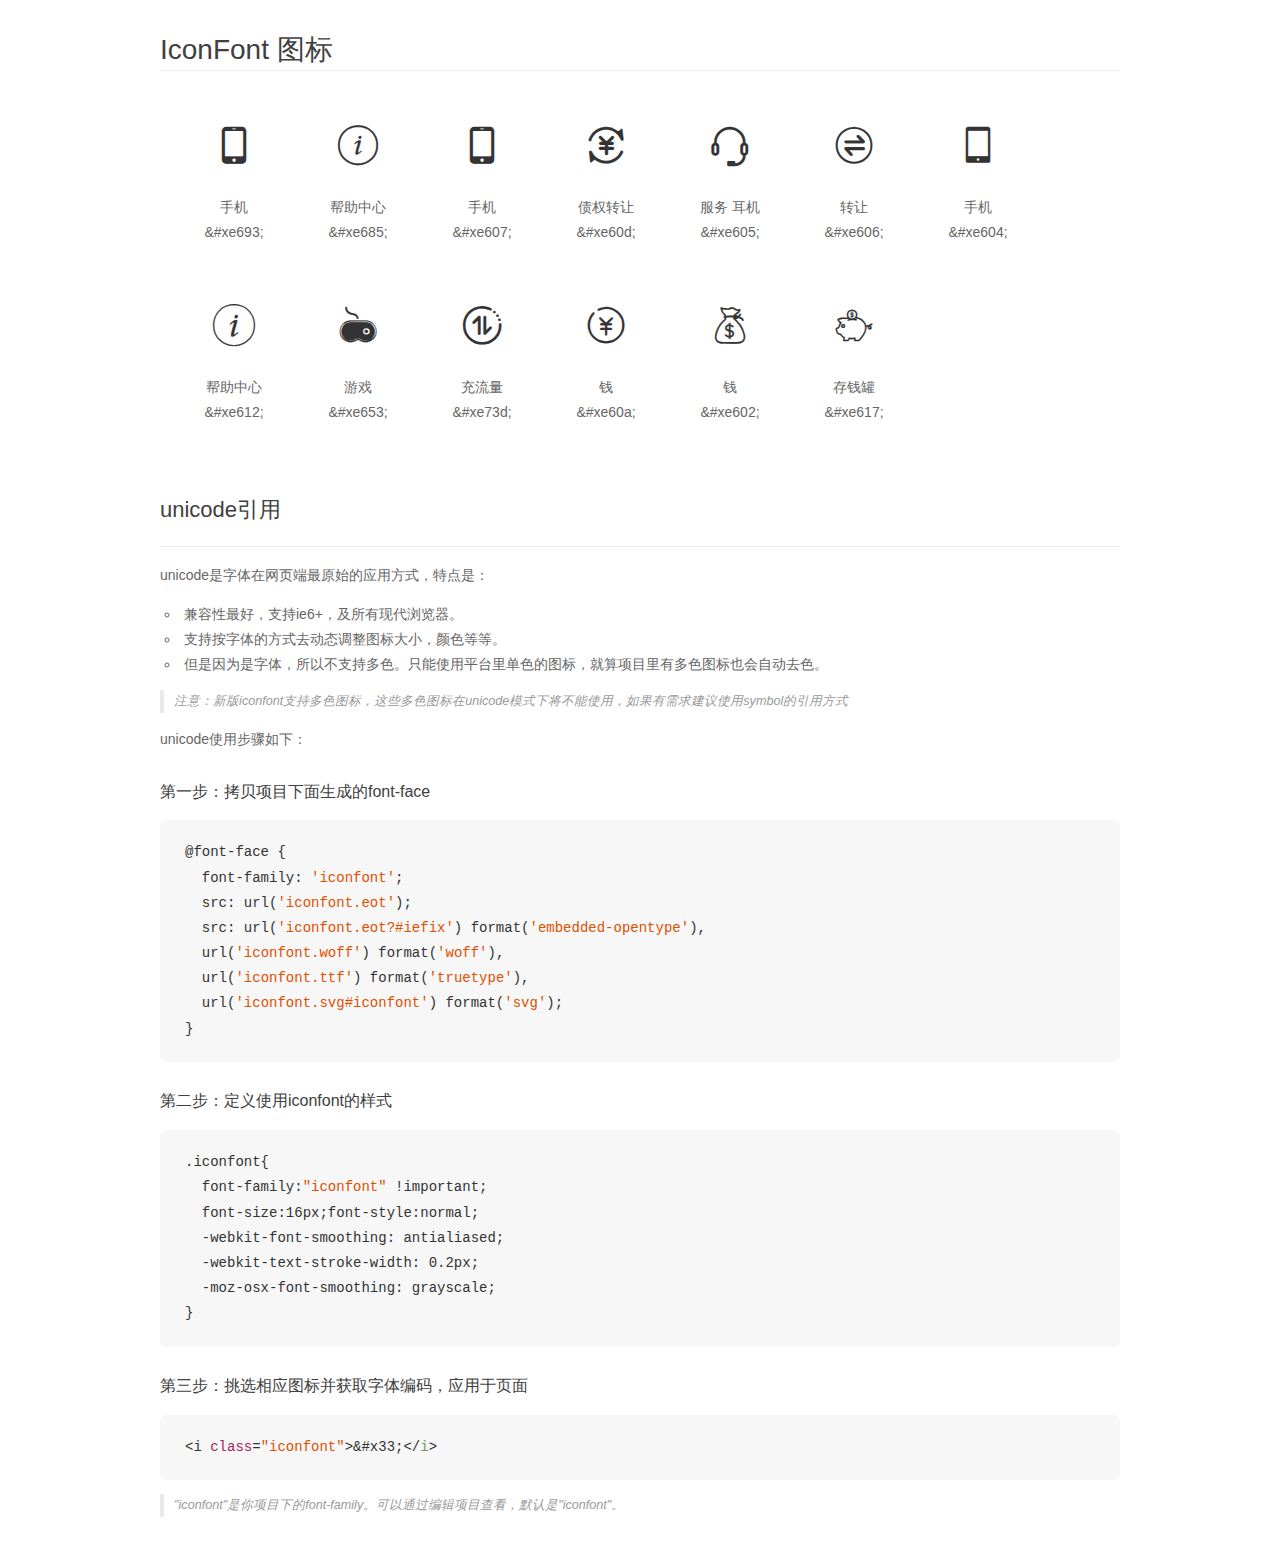
<file: gm/font1/demo_unicode.html>
<!DOCTYPE html>
<html>
<head>
    <meta charset="utf-8"/>
    <title>IconFont</title>
    <link rel="stylesheet" href="demo.css">

    <style type="text/css">

        @font-face {font-family: "iconfont";
          src: url('iconfont.eot'); /* IE9*/
          src: url('iconfont.eot#iefix') format('embedded-opentype'), /* IE6-IE8 */
          url('iconfont.woff') format('woff'), /* chrome, firefox */
          url('iconfont.ttf') format('truetype'), /* chrome, firefox, opera, Safari, Android, iOS 4.2+*/
          url('iconfont.svg#iconfont') format('svg'); /* iOS 4.1- */
        }

        .iconfont {
          font-family:"iconfont" !important;
          font-size:16px;
          font-style:normal;
          -webkit-font-smoothing: antialiased;
          -webkit-text-stroke-width: 0.2px;
          -moz-osx-font-smoothing: grayscale;
        }

    </style>
</head>
<body>
    <div class="main markdown">
        <h1>IconFont 图标</h1>
        <ul class="icon_lists clear">
            
                <li>
                <i class="icon iconfont">&#xe693;</i>
                    <div class="name">手机</div>
                    <div class="code">&amp;#xe693;</div>
                </li>
            
                <li>
                <i class="icon iconfont">&#xe685;</i>
                    <div class="name">帮助中心</div>
                    <div class="code">&amp;#xe685;</div>
                </li>
            
                <li>
                <i class="icon iconfont">&#xe607;</i>
                    <div class="name">手机</div>
                    <div class="code">&amp;#xe607;</div>
                </li>
            
                <li>
                <i class="icon iconfont">&#xe60d;</i>
                    <div class="name">债权转让</div>
                    <div class="code">&amp;#xe60d;</div>
                </li>
            
                <li>
                <i class="icon iconfont">&#xe605;</i>
                    <div class="name">服务 耳机</div>
                    <div class="code">&amp;#xe605;</div>
                </li>
            
                <li>
                <i class="icon iconfont">&#xe606;</i>
                    <div class="name">转让</div>
                    <div class="code">&amp;#xe606;</div>
                </li>
            
                <li>
                <i class="icon iconfont">&#xe604;</i>
                    <div class="name">手机</div>
                    <div class="code">&amp;#xe604;</div>
                </li>
            
                <li>
                <i class="icon iconfont">&#xe612;</i>
                    <div class="name">帮助中心</div>
                    <div class="code">&amp;#xe612;</div>
                </li>
            
                <li>
                <i class="icon iconfont">&#xe653;</i>
                    <div class="name">游戏</div>
                    <div class="code">&amp;#xe653;</div>
                </li>
            
                <li>
                <i class="icon iconfont">&#xe73d;</i>
                    <div class="name">充流量</div>
                    <div class="code">&amp;#xe73d;</div>
                </li>
            
                <li>
                <i class="icon iconfont">&#xe60a;</i>
                    <div class="name">钱</div>
                    <div class="code">&amp;#xe60a;</div>
                </li>
            
                <li>
                <i class="icon iconfont">&#xe602;</i>
                    <div class="name">钱</div>
                    <div class="code">&amp;#xe602;</div>
                </li>
            
                <li>
                <i class="icon iconfont">&#xe617;</i>
                    <div class="name">存钱罐</div>
                    <div class="code">&amp;#xe617;</div>
                </li>
            
        </ul>
        <h2 id="unicode-">unicode引用</h2>
        <hr>

        <p>unicode是字体在网页端最原始的应用方式，特点是：</p>
        <ul>
        <li>兼容性最好，支持ie6+，及所有现代浏览器。</li>
        <li>支持按字体的方式去动态调整图标大小，颜色等等。</li>
        <li>但是因为是字体，所以不支持多色。只能使用平台里单色的图标，就算项目里有多色图标也会自动去色。</li>
        </ul>
        <blockquote>
        <p>注意：新版iconfont支持多色图标，这些多色图标在unicode模式下将不能使用，如果有需求建议使用symbol的引用方式</p>
        </blockquote>
        <p>unicode使用步骤如下：</p>
        <h3 id="-font-face">第一步：拷贝项目下面生成的font-face</h3>
        <pre><code class="lang-js hljs javascript">@font-face {
  font-family: <span class="hljs-string">'iconfont'</span>;
  src: url(<span class="hljs-string">'iconfont.eot'</span>);
  src: url(<span class="hljs-string">'iconfont.eot?#iefix'</span>) format(<span class="hljs-string">'embedded-opentype'</span>),
  url(<span class="hljs-string">'iconfont.woff'</span>) format(<span class="hljs-string">'woff'</span>),
  url(<span class="hljs-string">'iconfont.ttf'</span>) format(<span class="hljs-string">'truetype'</span>),
  url(<span class="hljs-string">'iconfont.svg#iconfont'</span>) format(<span class="hljs-string">'svg'</span>);
}
</code></pre>
        <h3 id="-iconfont-">第二步：定义使用iconfont的样式</h3>
        <pre><code class="lang-js hljs javascript">.iconfont{
  font-family:<span class="hljs-string">"iconfont"</span> !important;
  font-size:<span class="hljs-number">16</span>px;font-style:normal;
  -webkit-font-smoothing: antialiased;
  -webkit-text-stroke-width: <span class="hljs-number">0.2</span>px;
  -moz-osx-font-smoothing: grayscale;
}
</code></pre>
        <h3 id="-">第三步：挑选相应图标并获取字体编码，应用于页面</h3>
        <pre><code class="lang-js hljs javascript">&lt;i <span class="hljs-class"><span class="hljs-keyword">class</span></span>=<span class="hljs-string">"iconfont"</span>&gt;&amp;#x33;<span class="xml"><span class="hljs-tag">&lt;/<span class="hljs-name">i</span>&gt;</span></span></code></pre>

        <blockquote>
        <p>"iconfont"是你项目下的font-family。可以通过编辑项目查看，默认是"iconfont"。</p>
        </blockquote>
    </div>


</body>
</html>
</file>
<file: gm/font/iconfont.css>
@font-face {font-family: "iconfont";
  src: url('iconfont.eot?t=1531035582619'); /* IE9*/
  src: url('iconfont.eot?t=1531035582619#iefix') format('embedded-opentype'), /* IE6-IE8 */
  url('[data-uri]') format('woff'),
  url('iconfont.ttf?t=1531035582619') format('truetype'), /* chrome, firefox, opera, Safari, Android, iOS 4.2+*/
  url('iconfont.svg?t=1531035582619#iconfont') format('svg'); /* iOS 4.1- */
}

.iconfont {
  font-family:"iconfont" !important;
  font-size:16px;
  font-style:normal;
  -webkit-font-smoothing: antialiased;
  -moz-osx-font-smoothing: grayscale;
}

.icon-cart:before { content: "\e698"; }

.icon-category:before { content: "\e699"; }

.icon-delete:before { content: "\e69d"; }

.icon-edit:before { content: "\e69e"; }

.icon-email:before { content: "\e69f"; }

.icon-iconfont5:before { content: "\e63a"; }

.icon-gouwuche:before { content: "\e63f"; }

.icon-erweima:before { content: "\e642"; }

.icon-lajixiang:before { content: "\e645"; }

.icon-fenxiang:before { content: "\e600"; }

.icon-rili:before { content: "\e601"; }

.icon-piaofang:before { content: "\e602"; }

.icon-zhushi:before { content: "\e603"; }

.icon-wode:before { content: "\e604"; }

.icon-ziliaoku:before { content: "\e605"; }
</file>
<file: gm/font1/iconfont.css>
@font-face {font-family: "iconfont";
  src: url('iconfont.eot?t=1534940864990'); /* IE9*/
  src: url('iconfont.eot?t=1534940864990#iefix') format('embedded-opentype'), /* IE6-IE8 */
  url('[data-uri]') format('woff'),
  url('iconfont.ttf?t=1534940864990') format('truetype'), /* chrome, firefox, opera, Safari, Android, iOS 4.2+*/
  url('iconfont.svg?t=1534940864990#iconfont') format('svg'); /* iOS 4.1- */
}

.iconfont {
  font-family:"iconfont" !important;
  font-size:16px;
  font-style:normal;
  -webkit-font-smoothing: antialiased;
  -moz-osx-font-smoothing: grayscale;
}

.icon-msnui-tel:before { content: "\e693"; }

.icon-bangzhuzhongxin:before { content: "\e685"; }

.icon-shouji:before { content: "\e607"; }

.icon-zhaiquanzhuanrang:before { content: "\e60d"; }

.icon-fuwuerji:before { content: "\e605"; }

.icon-zhuanrang:before { content: "\e606"; }

.icon-shouji1:before { content: "\e604"; }

.icon-bangzhuzhongxin1:before { content: "\e612"; }

.icon-youxi:before { content: "\e653"; }

.icon-chongliuliang:before { content: "\e73d"; }

.icon-qian:before { content: "\e60a"; }

.icon-qian1:before { content: "\e602"; }

.icon-cunqianguan:before { content: "\e617"; }
</file>
<file: gm/font/demo.css>
*{margin: 0;padding: 0;list-style: none;}
/*
KISSY CSS Reset
理念：1. reset 的目的不是清除浏览器的默认样式，这仅是部分工作。清除和重置是紧密不可分的。
2. reset 的目的不是让默认样式在所有浏览器下一致，而是减少默认样式有可能带来的问题。
3. reset 期望提供一套普适通用的基础样式。但没有银弹，推荐根据具体需求，裁剪和修改后再使用。
特色：1. 适应中文；2. 基于最新主流浏览器。
维护：玉伯<lifesinger@gmail.com>, 正淳<ragecarrier@gmail.com>
 */

/** 清除内外边距 **/
body, h1, h2, h3, h4, h5, h6, hr, p, blockquote, /* structural elements 结构元素 */
dl, dt, dd, ul, ol, li, /* list elements 列表元素 */
pre, /* text formatting elements 文本格式元素 */
form, fieldset, legend, button, input, textarea, /* form elements 表单元素 */
th, td /* table elements 表格元素 */ {
  margin: 0;
  padding: 0;
}

/** 设置默认字体 **/
body,
button, input, select, textarea /* for ie */ {
  font: 12px/1.5 tahoma, arial, \5b8b\4f53, sans-serif;
}
h1, h2, h3, h4, h5, h6 { font-size: 100%; }
address, cite, dfn, em, var { font-style: normal; } /* 将斜体扶正 */
code, kbd, pre, samp { font-family: courier new, courier, monospace; } /* 统一等宽字体 */
small { font-size: 12px; } /* 小于 12px 的中文很难阅读，让 small 正常化 */

/** 重置列表元素 **/
ul, ol { list-style: none; }

/** 重置文本格式元素 **/
a { text-decoration: none; }
a:hover { text-decoration: underline; }


/** 重置表单元素 **/
legend { color: #000; } /* for ie6 */
fieldset, img { border: 0; } /* img 搭车：让链接里的 img 无边框 */
button, input, select, textarea { font-size: 100%; } /* 使得表单元素在 ie 下能继承字体大小 */
/* 注：optgroup 无法扶正 */

/** 重置表格元素 **/
table { border-collapse: collapse; border-spacing: 0; }

/* 清除浮动 */
.ks-clear:after, .clear:after {
  content: '\20';
  display: block;
  height: 0;
  clear: both;
}
.ks-clear, .clear {
  *zoom: 1;
}

.main {
  padding: 30px 100px;
width: 960px;
margin: 0 auto;
}
.main h1{font-size:36px; color:#333; text-align:left;margin-bottom:30px; border-bottom: 1px solid #eee;}

.helps{margin-top:40px;}
.helps pre{
  padding:20px;
  margin:10px 0;
  border:solid 1px #e7e1cd;
  background-color: #fffdef;
  overflow: auto;
}

.icon_lists{
  width: 100% !important;

}

.icon_lists li{
  float:left;
  width: 100px;
  height:180px;
  text-align: center;
  list-style: none !important;
}
.icon_lists .icon{
  font-size: 42px;
  line-height: 100px;
  margin: 10px 0;
  color:#333;
  -webkit-transition: font-size 0.25s ease-out 0s;
  -moz-transition: font-size 0.25s ease-out 0s;
  transition: font-size 0.25s ease-out 0s;

}
.icon_lists .icon:hover{
  font-size: 100px;
}



.markdown {
  color: #666;
  font-size: 14px;
  line-height: 1.8;
}

.highlight {
  line-height: 1.5;
}

.markdown img {
  vertical-align: middle;
  max-width: 100%;
}

.markdown h1 {
  color: #404040;
  font-weight: 500;
  line-height: 40px;
  margin-bottom: 24px;
}

.markdown h2,
.markdown h3,
.markdown h4,
.markdown h5,
.markdown h6 {
  color: #404040;
  margin: 1.6em 0 0.6em 0;
  font-weight: 500;
  clear: both;
}

.markdown h1 {
  font-size: 28px;
}

.markdown h2 {
  font-size: 22px;
}

.markdown h3 {
  font-size: 16px;
}

.markdown h4 {
  font-size: 14px;
}

.markdown h5 {
  font-size: 12px;
}

.markdown h6 {
  font-size: 12px;
}

.markdown hr {
  height: 1px;
  border: 0;
  background: #e9e9e9;
  margin: 16px 0;
  clear: both;
}

.markdown p,
.markdown pre {
  margin: 1em 0;
}

.markdown > p,
.markdown > blockquote,
.markdown > .highlight,
.markdown > ol,
.markdown > ul {
  width: 80%;
}

.markdown ul > li {
  list-style: circle;
}

.markdown > ul li,
.markdown blockquote ul > li {
  margin-left: 20px;
  padding-left: 4px;
}

.markdown > ul li p,
.markdown > ol li p {
  margin: 0.6em 0;
}

.markdown ol > li {
  list-style: decimal;
}

.markdown > ol li,
.markdown blockquote ol > li {
  margin-left: 20px;
  padding-left: 4px;
}

.markdown code {
  margin: 0 3px;
  padding: 0 5px;
  background: #eee;
  border-radius: 3px;
}

.markdown pre {
  border-radius: 6px;
  background: #f7f7f7;
  padding: 20px;
}

.markdown pre code {
  border: none;
  background: #f7f7f7;
  margin: 0;
}

.markdown strong,
.markdown b {
  font-weight: 600;
}

.markdown > table {
  border-collapse: collapse;
  border-spacing: 0px;
  empty-cells: show;
  border: 1px solid #e9e9e9;
  width: 95%;
  margin-bottom: 24px;
}

.markdown > table th {
  white-space: nowrap;
  color: #333;
  font-weight: 600;

}

.markdown > table th,
.markdown > table td {
  border: 1px solid #e9e9e9;
  padding: 8px 16px;
  text-align: left;
}

.markdown > table th {
  background: #F7F7F7;
}

.markdown blockquote {
  font-size: 90%;
  color: #999;
  border-left: 4px solid #e9e9e9;
  padding-left: 0.8em;
  margin: 1em 0;
  font-style: italic;
}

.markdown blockquote p {
  margin: 0;
}

.markdown .anchor {
  opacity: 0;
  transition: opacity 0.3s ease;
  margin-left: 8px;
}

.markdown .waiting {
  color: #ccc;
}

.markdown h1:hover .anchor,
.markdown h2:hover .anchor,
.markdown h3:hover .anchor,
.markdown h4:hover .anchor,
.markdown h5:hover .anchor,
.markdown h6:hover .anchor {
  opacity: 1;
  display: inline-block;
}

.markdown > br,
.markdown > p > br {
  clear: both;
}


.hljs {
  display: block;
  background: white;
  padding: 0.5em;
  color: #333333;
  overflow-x: auto;
}

.hljs-comment,
.hljs-meta {
  color: #969896;
}

.hljs-string,
.hljs-variable,
.hljs-template-variable,
.hljs-strong,
.hljs-emphasis,
.hljs-quote {
  color: #df5000;
}

.hljs-keyword,
.hljs-selector-tag,
.hljs-type {
  color: #a71d5d;
}

.hljs-literal,
.hljs-symbol,
.hljs-bullet,
.hljs-attribute {
  color: #0086b3;
}

.hljs-section,
.hljs-name {
  color: #63a35c;
}

.hljs-tag {
  color: #333333;
}

.hljs-title,
.hljs-attr,
.hljs-selector-id,
.hljs-selector-class,
.hljs-selector-attr,
.hljs-selector-pseudo {
  color: #795da3;
}

.hljs-addition {
  color: #55a532;
  background-color: #eaffea;
}

.hljs-deletion {
  color: #bd2c00;
  background-color: #ffecec;
}

.hljs-link {
  text-decoration: underline;
}

pre{
  background: #fff;
}
</file>
<file: gm/font1/demo.css>
*{margin: 0;padding: 0;list-style: none;}
/*
KISSY CSS Reset
理念：1. reset 的目的不是清除浏览器的默认样式，这仅是部分工作。清除和重置是紧密不可分的。
2. reset 的目的不是让默认样式在所有浏览器下一致，而是减少默认样式有可能带来的问题。
3. reset 期望提供一套普适通用的基础样式。但没有银弹，推荐根据具体需求，裁剪和修改后再使用。
特色：1. 适应中文；2. 基于最新主流浏览器。
维护：玉伯<lifesinger@gmail.com>, 正淳<ragecarrier@gmail.com>
 */

/** 清除内外边距 **/
body, h1, h2, h3, h4, h5, h6, hr, p, blockquote, /* structural elements 结构元素 */
dl, dt, dd, ul, ol, li, /* list elements 列表元素 */
pre, /* text formatting elements 文本格式元素 */
form, fieldset, legend, button, input, textarea, /* form elements 表单元素 */
th, td /* table elements 表格元素 */ {
  margin: 0;
  padding: 0;
}

/** 设置默认字体 **/
body,
button, input, select, textarea /* for ie */ {
  font: 12px/1.5 tahoma, arial, \5b8b\4f53, sans-serif;
}
h1, h2, h3, h4, h5, h6 { font-size: 100%; }
address, cite, dfn, em, var { font-style: normal; } /* 将斜体扶正 */
code, kbd, pre, samp { font-family: courier new, courier, monospace; } /* 统一等宽字体 */
small { font-size: 12px; } /* 小于 12px 的中文很难阅读，让 small 正常化 */

/** 重置列表元素 **/
ul, ol { list-style: none; }

/** 重置文本格式元素 **/
a { text-decoration: none; }
a:hover { text-decoration: underline; }


/** 重置表单元素 **/
legend { color: #000; } /* for ie6 */
fieldset, img { border: 0; } /* img 搭车：让链接里的 img 无边框 */
button, input, select, textarea { font-size: 100%; } /* 使得表单元素在 ie 下能继承字体大小 */
/* 注：optgroup 无法扶正 */

/** 重置表格元素 **/
table { border-collapse: collapse; border-spacing: 0; }

/* 清除浮动 */
.ks-clear:after, .clear:after {
  content: '\20';
  display: block;
  height: 0;
  clear: both;
}
.ks-clear, .clear {
  *zoom: 1;
}

.main {
  padding: 30px 100px;
width: 960px;
margin: 0 auto;
}
.main h1{font-size:36px; color:#333; text-align:left;margin-bottom:30px; border-bottom: 1px solid #eee;}

.helps{margin-top:40px;}
.helps pre{
  padding:20px;
  margin:10px 0;
  border:solid 1px #e7e1cd;
  background-color: #fffdef;
  overflow: auto;
}

.icon_lists{
  width: 100% !important;

}

.icon_lists li{
  float:left;
  width: 100px;
  height:180px;
  text-align: center;
  list-style: none !important;
}
.icon_lists .icon{
  font-size: 42px;
  line-height: 100px;
  margin: 10px 0;
  color:#333;
  -webkit-transition: font-size 0.25s ease-out 0s;
  -moz-transition: font-size 0.25s ease-out 0s;
  transition: font-size 0.25s ease-out 0s;

}
.icon_lists .icon:hover{
  font-size: 100px;
}



.markdown {
  color: #666;
  font-size: 14px;
  line-height: 1.8;
}

.highlight {
  line-height: 1.5;
}

.markdown img {
  vertical-align: middle;
  max-width: 100%;
}

.markdown h1 {
  color: #404040;
  font-weight: 500;
  line-height: 40px;
  margin-bottom: 24px;
}

.markdown h2,
.markdown h3,
.markdown h4,
.markdown h5,
.markdown h6 {
  color: #404040;
  margin: 1.6em 0 0.6em 0;
  font-weight: 500;
  clear: both;
}

.markdown h1 {
  font-size: 28px;
}

.markdown h2 {
  font-size: 22px;
}

.markdown h3 {
  font-size: 16px;
}

.markdown h4 {
  font-size: 14px;
}

.markdown h5 {
  font-size: 12px;
}

.markdown h6 {
  font-size: 12px;
}

.markdown hr {
  height: 1px;
  border: 0;
  background: #e9e9e9;
  margin: 16px 0;
  clear: both;
}

.markdown p,
.markdown pre {
  margin: 1em 0;
}

.markdown > p,
.markdown > blockquote,
.markdown > .highlight,
.markdown > ol,
.markdown > ul {
  width: 80%;
}

.markdown ul > li {
  list-style: circle;
}

.markdown > ul li,
.markdown blockquote ul > li {
  margin-left: 20px;
  padding-left: 4px;
}

.markdown > ul li p,
.markdown > ol li p {
  margin: 0.6em 0;
}

.markdown ol > li {
  list-style: decimal;
}

.markdown > ol li,
.markdown blockquote ol > li {
  margin-left: 20px;
  padding-left: 4px;
}

.markdown code {
  margin: 0 3px;
  padding: 0 5px;
  background: #eee;
  border-radius: 3px;
}

.markdown pre {
  border-radius: 6px;
  background: #f7f7f7;
  padding: 20px;
}

.markdown pre code {
  border: none;
  background: #f7f7f7;
  margin: 0;
}

.markdown strong,
.markdown b {
  font-weight: 600;
}

.markdown > table {
  border-collapse: collapse;
  border-spacing: 0px;
  empty-cells: show;
  border: 1px solid #e9e9e9;
  width: 95%;
  margin-bottom: 24px;
}

.markdown > table th {
  white-space: nowrap;
  color: #333;
  font-weight: 600;

}

.markdown > table th,
.markdown > table td {
  border: 1px solid #e9e9e9;
  padding: 8px 16px;
  text-align: left;
}

.markdown > table th {
  background: #F7F7F7;
}

.markdown blockquote {
  font-size: 90%;
  color: #999;
  border-left: 4px solid #e9e9e9;
  padding-left: 0.8em;
  margin: 1em 0;
  font-style: italic;
}

.markdown blockquote p {
  margin: 0;
}

.markdown .anchor {
  opacity: 0;
  transition: opacity 0.3s ease;
  margin-left: 8px;
}

.markdown .waiting {
  color: #ccc;
}

.markdown h1:hover .anchor,
.markdown h2:hover .anchor,
.markdown h3:hover .anchor,
.markdown h4:hover .anchor,
.markdown h5:hover .anchor,
.markdown h6:hover .anchor {
  opacity: 1;
  display: inline-block;
}

.markdown > br,
.markdown > p > br {
  clear: both;
}


.hljs {
  display: block;
  background: white;
  padding: 0.5em;
  color: #333333;
  overflow-x: auto;
}

.hljs-comment,
.hljs-meta {
  color: #969896;
}

.hljs-string,
.hljs-variable,
.hljs-template-variable,
.hljs-strong,
.hljs-emphasis,
.hljs-quote {
  color: #df5000;
}

.hljs-keyword,
.hljs-selector-tag,
.hljs-type {
  color: #a71d5d;
}

.hljs-literal,
.hljs-symbol,
.hljs-bullet,
.hljs-attribute {
  color: #0086b3;
}

.hljs-section,
.hljs-name {
  color: #63a35c;
}

.hljs-tag {
  color: #333333;
}

.hljs-title,
.hljs-attr,
.hljs-selector-id,
.hljs-selector-class,
.hljs-selector-attr,
.hljs-selector-pseudo {
  color: #795da3;
}

.hljs-addition {
  color: #55a532;
  background-color: #eaffea;
}

.hljs-deletion {
  color: #bd2c00;
  background-color: #ffecec;
}

.hljs-link {
  text-decoration: underline;
}

pre{
  background: #fff;
}
</file>
